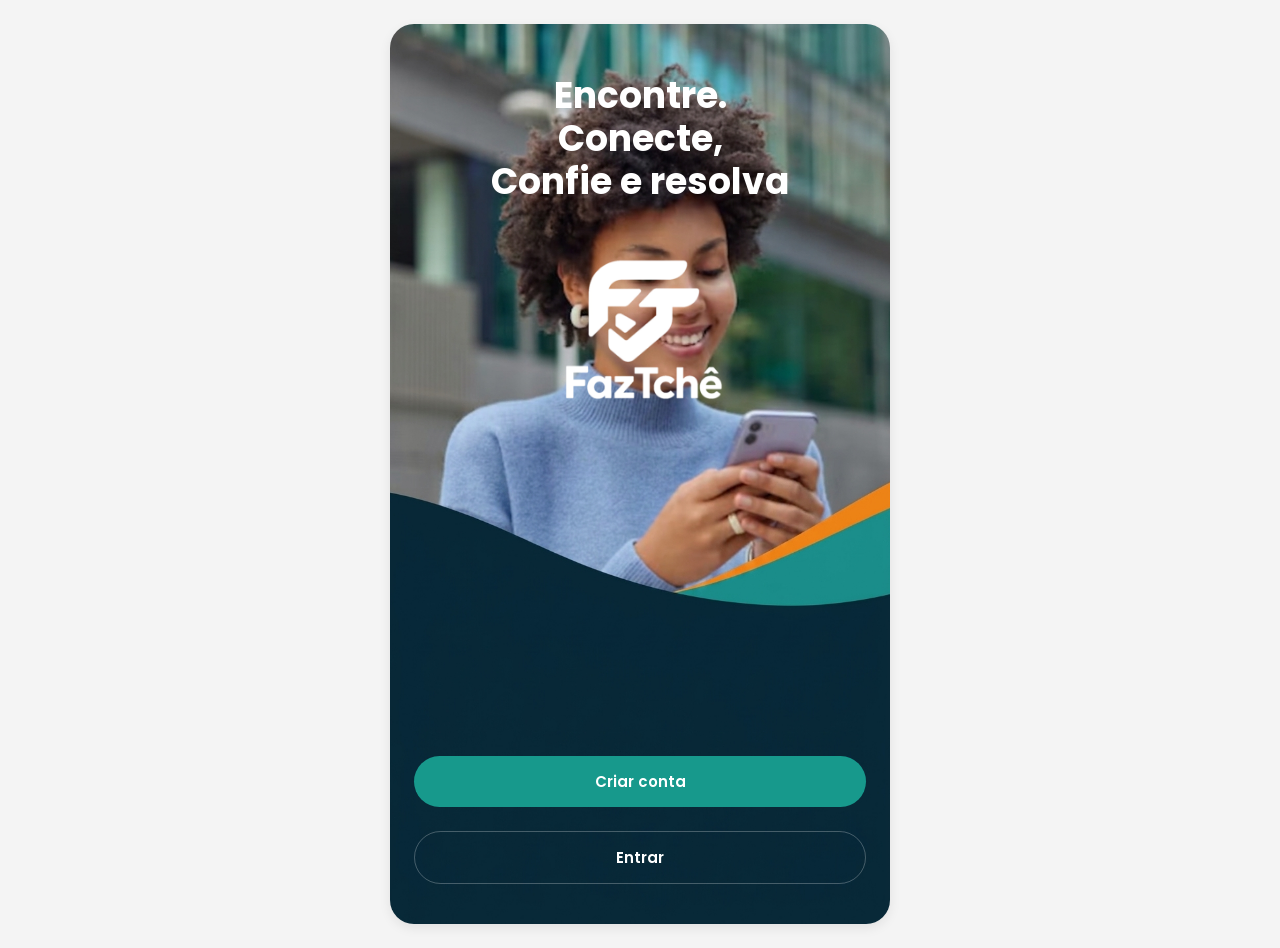
<file: index.html>
<!-- Tela de boas-vindas (index.html/welcome.css) -> signup.html -> login.html -->

<!DOCTYPE html>
<html lang="pt-BR">

<!-- 0 CSS imports base -->
<head>
  <meta charset="UTF-8">
  <meta name="viewport" content="width=device-width, initial-scale=1.0">
  <title>FazTchê — Boas-vindas</title>
  <!-- 1 - Css Base de Reset -->
  <link rel="stylesheet" href="css/base/reset.css">
  <link rel="stylesheet" href="css/base/tokens.css">
  <!-- 2 - Css Medidas de tela (responsividade)-->
  <link rel="stylesheet" href="css/layouts/screen.css">
  <!-- 3 - Css Componentes de Entrada-->
  <link rel="stylesheet" href="./css/components/buttons.css">
  <link rel="stylesheet" href="./css/components/forms.css">
  <link rel="stylesheet" href="./css/components/social-buttons.css">
  <!-- 4 - Css Configuração de Página-->
  <link rel="stylesheet" href="css/pages/welcome.css">
</head>

<body>
  <!-- 1 Main Content -->
  <div class="screen welcome-screen">
    <!-- 1.1 Imagem Principal e componentes -->
    <div class="welcome-header">
      <p>
        Encontre. <br>
        Conecte,<br>
        Confie e resolva
      </p>
      <img src="assets/icons/logo_white.png" alt="logo FazTchê">
    </div>
    <!-- 1.2 Botões de Ação -->
    <div class="welcome-actions">
      <a href="pages/authenticator/signup.html" class="btn btn-primary">
        Criar conta
      </a>
      <a href="pages/authenticator/login.html" class="btn btn-outline btn-light">
        Entrar
      </a>
    </div>

  </div>

  <!-- 2 Chamada de Script -->
  <script src="js/pages/welcome.js"></script>

</body>

</html>
</file>
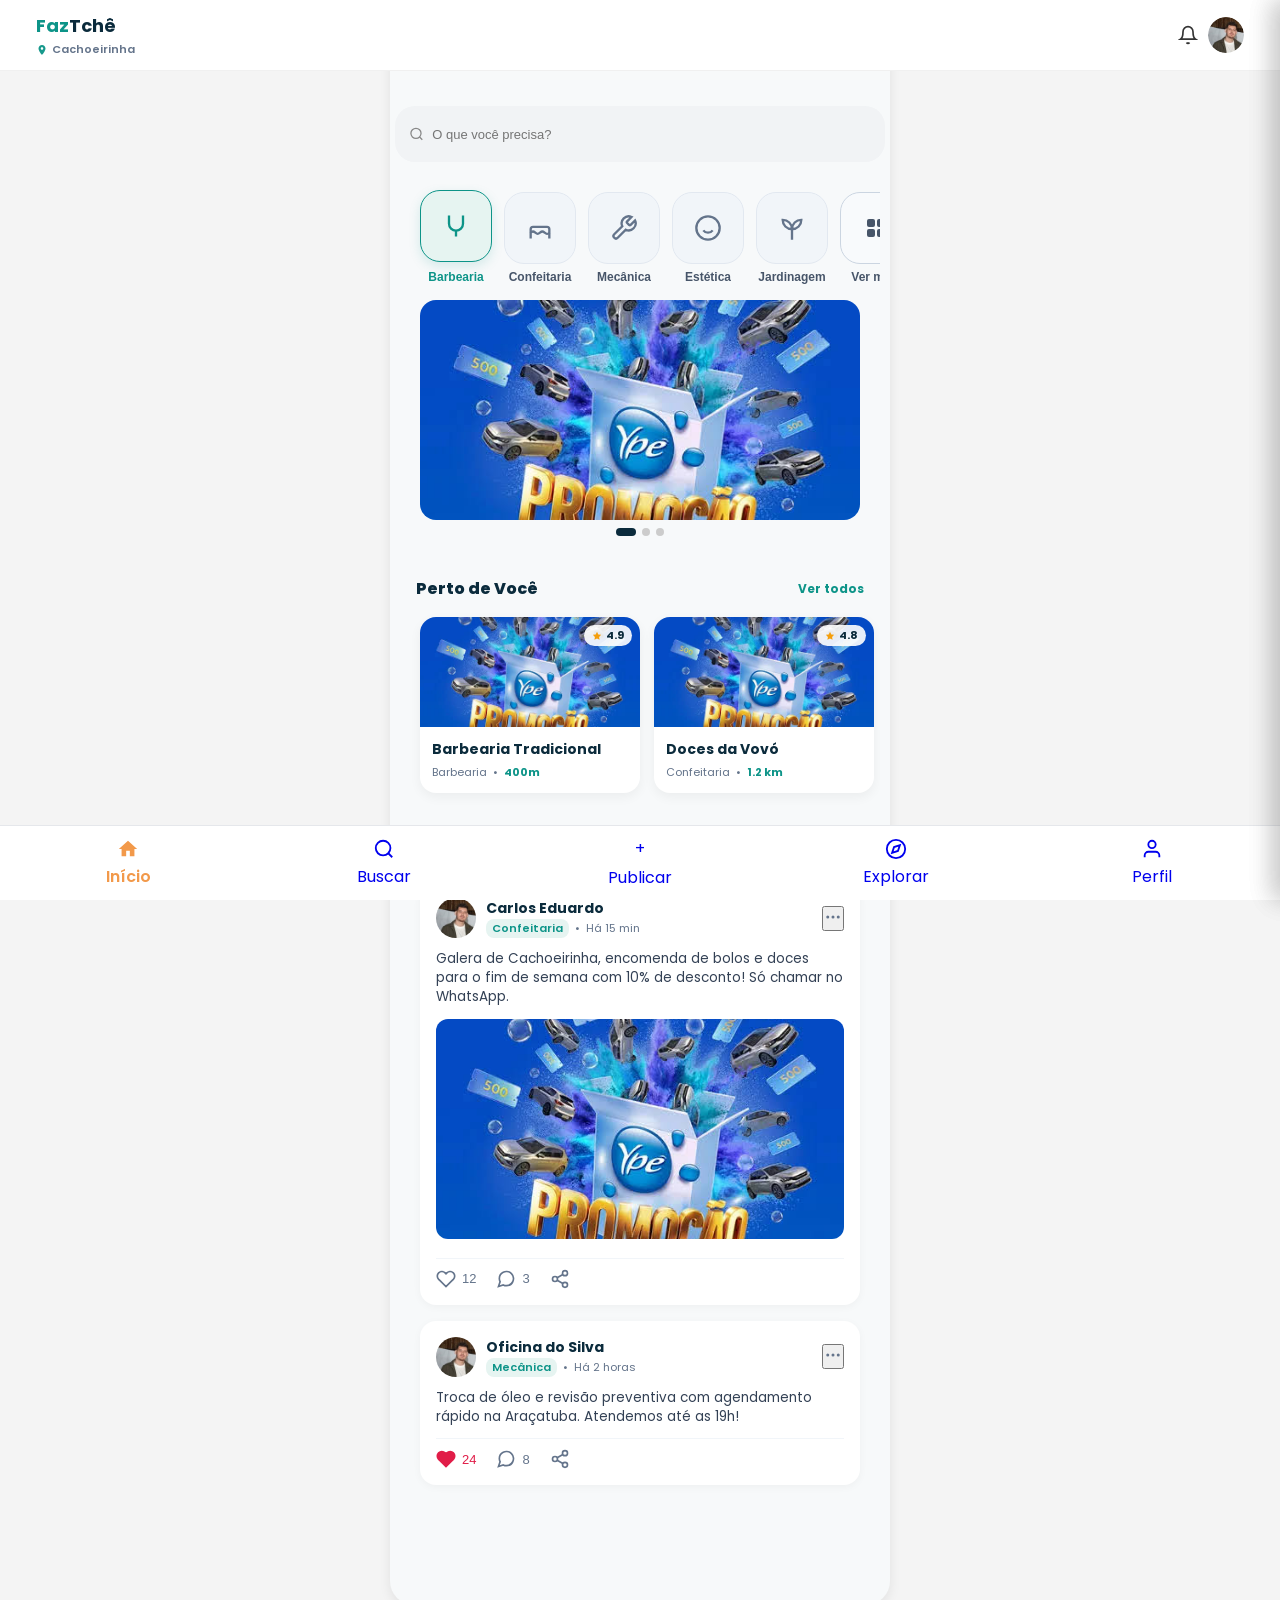
<file: pages/app/home.html>
<!DOCTYPE html>
<html lang="pt-BR">
<head>
  <meta charset="UTF-8">
  <meta name="viewport" content="width=device-width, initial-scale=1.0">
  <title>FazTchê - Início</title>
  <!-- CSS base, layout, componentes e da página -->
  <link rel="stylesheet" href="../../css/base/reset.css">
  <link rel="stylesheet" href="../../css/base/tokens.css">
  <link rel="stylesheet" href="../../css/layouts/screen.css">
  <link rel="stylesheet" href="../../css/components/header-actions.css">
  <link rel="stylesheet" href="../../css/components/bottom-nav.css">
  <link rel="stylesheet" href="../../css/pages/home.css">
</head>
<body>

  <div class="screen home-screen">

  <!-- Header: Ações, Logo e Localização injetados via componente JS -->
  <header class="home-header">
    <div id="header-actions-root" data-context="app"></div>
  </header>

    <main class="home-content">
      <!-- Barra de busca fora do Header, no topo do conteúdo principal -->
      <div class="search-bar">
        <svg width="16" height="16" viewBox="0 0 24 24" fill="none" stroke="#888" stroke-width="2"><circle cx="11" cy="11" r="8"/><line x1="21" y1="21" x2="16.65" y2="16.65"/></svg>
        <input type="text" placeholder="O que você precisa?">
      </div>

    <main class="home-content">
      <!-- Carrossel de categorias (filtro + botão "Ver mais") -->
      <section class="categories-scroll" id="categories-container">
        <button class="category-item active" data-category="barbearia">
          <div class="category-icon-wrapper">
            <svg width="28" height="28" viewBox="0 0 24 24" fill="none" stroke="currentColor" stroke-width="2"><path d="M6 3v7a6 6 0 0 0 6 6 6 6 0 0 0 6-6V3"/><line x1="12" y1="16" x2="12" y2="21"/></svg>
          </div>
          <span class="category-label">Barbearia</span>
        </button>
        <button class="category-item" data-category="confeitaria">
          <div class="category-icon-wrapper">
            <svg width="28" height="28" viewBox="0 0 24 24" fill="none" stroke="currentColor" stroke-width="2"><path d="M20 21v-8a2 2 0 0 0-2-2H6a2 2 0 0 0-2 2v8"/><path d="M4 16s.5-1 2-1 2.5 2 4 2 2.5-2 4-2 2.5 2 4 2 2-1 2-1"/></svg>
          </div>
          <span class="category-label">Confeitaria</span>
        </button>
        <button class="category-item" data-category="mecanica">
          <div class="category-icon-wrapper">
            <svg width="28" height="28" viewBox="0 0 24 24" fill="none" stroke="currentColor" stroke-width="2"><path d="M14.7 6.3a1 1 0 0 0 0 1.4l1.6 1.6a1 1 0 0 0 1.4 0l3.77-3.77a6 6 0 0 1-7.94 7.94l-6.91 6.91a2.12 2.12 0 0 1-3-3l6.91-6.91a6 6 0 0 1 7.94-7.94l-3.76 3.76z"/></svg>
          </div>
          <span class="category-label">Mecânica</span>
        </button>
        <button class="category-item" data-category="estetica">
          <div class="category-icon-wrapper">
            <svg width="28" height="28" viewBox="0 0 24 24" fill="none" stroke="currentColor" stroke-width="2"><circle cx="12" cy="12" r="10"/><path d="M8 14s1.5 2 4 2 4-2 4-2"/><line x1="9" y1="9" x2="9.01" y2="9"/><line x1="15" y1="9" x2="15.01" y2="9"/></svg>
          </div>
          <span class="category-label">Estética</span>
        </button>
        <button class="category-item" data-category="jardinagem">
          <div class="category-icon-wrapper">
            <svg width="28" height="28" viewBox="0 0 24 24" fill="none" stroke="currentColor" stroke-width="2"><path d="M12 22v-9"/><path d="M12 13C7.5 13 4 9.5 4 5c4.5 0 8 3.5 8 8z"/><path d="M12 13c4.5 0 8-3.5 8-8-4.5 0-8 3.5-8 8z"/></svg>
          </div>
          <span class="category-label">Jardinagem</span>
        </button>
        <!-- Card especial: abre o menu lateral com todas as categorias -->
        <button class="category-item category-more-btn" id="open-categories-menu">
          <div class="category-icon-wrapper more-wrapper">
            <svg width="24" height="24" viewBox="0 0 24 24" fill="currentColor">
              <rect x="3" y="3" width="8" height="8" rx="2" />
              <rect x="13" y="3" width="8" height="8" rx="2" />
              <rect x="3" y="13" width="8" height="8" rx="2" />
              <rect x="13" y="13" width="8" height="8" rx="2" />
            </svg>
          </div>
          <span class="category-label">Ver mais</span>
        </button>
      </section>

      <!-- Carrossel de promoções/banners (slides via JS, scroll com snap) -->
      <section class="banner-carousel">
        <div class="banner-track" id="banner-track">
          <!-- Slides injetados dinamicamente via JS -->
        </div>
        <div class="carousel-dots" id="banner-dots">
          <!-- Bolinhas injetadas dinamicamente via JS -->
        </div>
      </section>

      <!-- Seção "Perto de Você" (carrossel horizontal) -->
      <section class="section-nearby">
        <div class="section-header">
          <h2>Perto de Você</h2>
          <a href="#" class="see-all">Ver todos</a>
        </div>

        <div class="nearby-carousel" id="nearby-container">
          <!-- Injetado dinamicamente via JS -->
        </div>
      </section>

      <!-- Feed de publicações da comunidade -->
      <section class="feed-timeline">
        <h2>Publicações da Comunidade</h2>
        <div class="posts-list" id="posts-container">
          <!-- Injetado dinamicamente via JS -->
        </div>
      </section>

    </main>

    <div id="bottom-nav-root" data-active="home" data-context="app"></div>

    <div id="profile-drawer-root"></div>

    <!-- Drawer lateral de categorias, aberto pelo card "Ver mais" -->
    <div class="categories-drawer-overlay" id="categories-overlay"></div>

    <aside class="categories-drawer" id="categories-drawer">

      <div class="drawer-header-bar">
        <h2>Categorias</h2>
        <button class="close-drawer-btn" id="close-categories-drawer" aria-label="Fechar categorias">
          <svg width="20" height="20" viewBox="0 0 24 24" fill="none" stroke="#0b2b3c" stroke-width="2.5"><line x1="18" y1="6" x2="6" y2="18"/><line x1="6" y1="6" x2="18" y2="18"/></svg>
        </button>
      </div>

      <div class="categories-drawer-scroll">

        <!-- Grade de categorias -->
        <section class="categories-grid-section">
          <h3 class="drawer-section-title">Todas as categorias</h3>

          <div class="categories-grid" id="categories-grid">
            <button class="grid-category-item" data-category="barbearia">
              <div class="grid-category-icon">
                <svg width="22" height="22" viewBox="0 0 24 24" fill="none" stroke="currentColor" stroke-width="2"><path d="M6 3v7a6 6 0 0 0 6 6 6 6 0 0 0 6-6V3"/><line x1="12" y1="16" x2="12" y2="21"/></svg>
              </div>
              <span>Barbearia</span>
            </button>

            <button class="grid-category-item" data-category="confeitaria">
              <div class="grid-category-icon">
                <svg width="22" height="22" viewBox="0 0 24 24" fill="none" stroke="currentColor" stroke-width="2"><path d="M20 21v-8a2 2 0 0 0-2-2H6a2 2 0 0 0-2 2v8"/><path d="M4 16s.5-1 2-1 2.5 2 4 2 2.5-2 4-2 2.5 2 4 2-1 2-1"/></svg>
              </div>
              <span>Confeitaria</span>
            </button>

            <button class="grid-category-item" data-category="mecanica">
              <div class="grid-category-icon">
                <svg width="22" height="22" viewBox="0 0 24 24" fill="none" stroke="currentColor" stroke-width="2"><path d="M14.7 6.3a1 1 0 0 0 0 1.4l1.6 1.6a1 1 0 0 0 1.4 0l3.77-3.77a6 6 0 0 1-7.94 7.94l-6.91 6.91a2.12 2.12 0 0 1-3-3l6.91-6.91a6 6 0 0 1 7.94-7.94l-3.76 3.76z"/></svg>
              </div>
              <span>Mecânica</span>
            </button>

            <button class="grid-category-item" data-category="estetica">
              <div class="grid-category-icon">
                <svg width="22" height="22" viewBox="0 0 24 24" fill="none" stroke="currentColor" stroke-width="2"><circle cx="12" cy="12" r="10"/><path d="M8 14s1.5 2 4 2 4-2 4-2"/><line x1="9" y1="9" x2="9.01" y2="9"/><line x1="15" y1="9" x2="15.01" y2="9"/></svg>
              </div>
              <span>Estética</span>
            </button>

            <button class="grid-category-item" data-category="jardinagem">
              <div class="grid-category-icon">
                <svg width="22" height="22" viewBox="0 0 24 24" fill="none" stroke="currentColor" stroke-width="2"><path d="M12 22v-9"/><path d="M12 13C7.5 13 4 9.5 4 5c4.5 0 8 3.5 8 8z"/><path d="M12 13c4.5 0 8-3.5 8-8-4.5 0-8 3.5-8 8z"/></svg>
              </div>
              <span>Jardinagem</span>
            </button>

            <button class="grid-category-item" data-category="eletricista">
              <div class="grid-category-icon">
                <svg width="22" height="22" viewBox="0 0 24 24" fill="none" stroke="currentColor" stroke-width="2"><polygon points="13 2 3 14 12 14 11 22 21 10 12 10 13 2"/></svg>
              </div>
              <span>Eletricista</span>
            </button>

            <button class="grid-category-item" data-category="encanador">
              <div class="grid-category-icon">
                <svg width="22" height="22" viewBox="0 0 24 24" fill="none" stroke="currentColor" stroke-width="2"><path d="M4 6h9a3 3 0 0 1 3 3v0a3 3 0 0 1-3 3H9a3 3 0 0 0-3 3v0a3 3 0 0 0 3 3h11"/></svg>
              </div>
              <span>Encanador</span>
            </button>

            <button class="grid-category-item" data-category="pintura">
              <div class="grid-category-icon">
                <svg width="22" height="22" viewBox="0 0 24 24" fill="none" stroke="currentColor" stroke-width="2"><path d="M18.37 2.63 14 7l-1.59-1.59a2 2 0 0 0-2.82 0L8 7l9 9 1.59-1.59a2 2 0 0 0 0-2.82L17 10l4.37-4.37a2.12 2.12 0 1 0-3-3z"/><path d="M9 8c-2 3-4 3.5-7 4l8 10c2-1 6-5 6-7"/></svg>
              </div>
              <span>Pintura</span>
            </button>

            <button class="grid-category-item" data-category="limpeza">
              <div class="grid-category-icon">
                <svg width="22" height="22" viewBox="0 0 24 24" fill="none" stroke="currentColor" stroke-width="2"><path d="M20 5h-9L9 3H4a2 2 0 0 0-2 2v3a2 2 0 0 0 2 2h16a2 2 0 0 0 2-2V7a2 2 0 0 0-2-2z"/><path d="M4 10v9a2 2 0 0 0 2 2h12a2 2 0 0 0 2-2v-9"/></svg>
              </div>
              <span>Limpeza</span>
            </button>

            <button class="grid-category-item" data-category="petshop">
              <div class="grid-category-icon">
                <svg width="22" height="22" viewBox="0 0 24 24" fill="none" stroke="currentColor" stroke-width="2"><circle cx="12" cy="15" r="4"/><circle cx="5" cy="7" r="2"/><circle cx="19" cy="7" r="2"/><circle cx="9" cy="4" r="2"/><circle cx="15" cy="4" r="2"/></svg>
              </div>
              <span>Pet Shop</span>
            </button>

            <button class="grid-category-item" data-category="informatica">
              <div class="grid-category-icon">
                <svg width="22" height="22" viewBox="0 0 24 24" fill="none" stroke="currentColor" stroke-width="2"><rect x="2" y="4" width="20" height="14" rx="2"/><line x1="8" y1="21" x2="16" y2="21"/><line x1="12" y1="17" x2="12" y2="21"/></svg>
              </div>
              <span>Informática</span>
            </button>

            <button class="grid-category-item" data-category="aulas">
              <div class="grid-category-icon">
                <svg width="22" height="22" viewBox="0 0 24 24" fill="none" stroke="currentColor" stroke-width="2"><path d="M22 10 12 5 2 10l10 5 10-5z"/><path d="M6 12v5c0 1.66 3 3 6 3s6-1.34 6-3v-5"/></svg>
              </div>
              <span>Aulas particulares</span>
            </button>
          </div>
        </section>
      </div>
    </aside>

  </div>

  <!-- Componentes compartilhados -->
  <script src="../../js/components/header-actions.js"></script>
  <script src="../../js/components/profile-drawer.js"></script>
  <script src="../../js/components/bottom-nav.js"></script>
  <!-- Lógica específica desta página -->
  <script src="../../js/pages/home.js"></script>
</body>
</html>
</file>
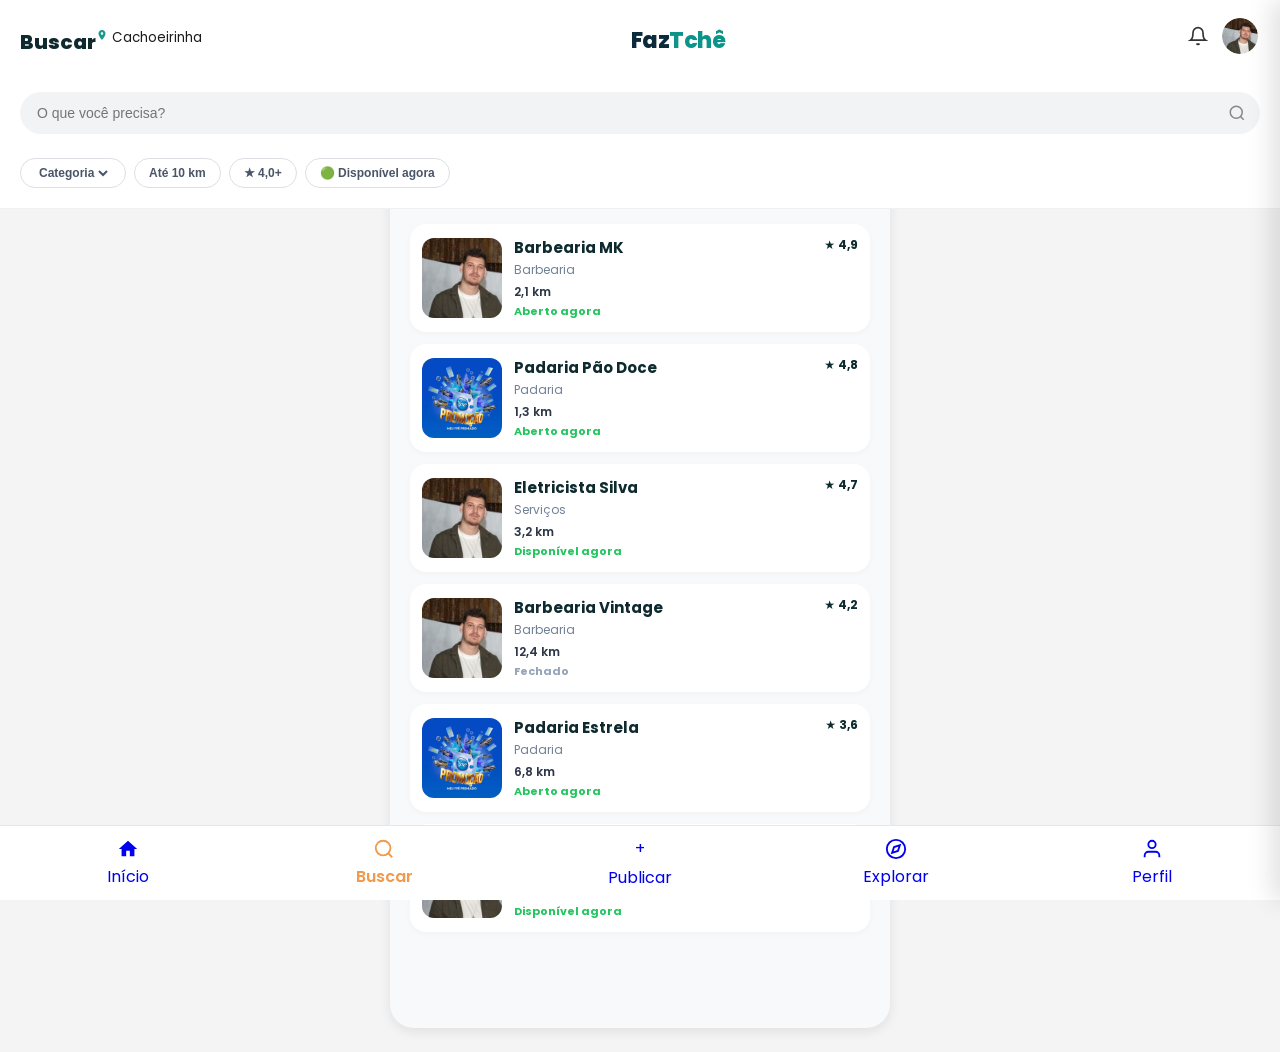
<file: pages/app/search.html>
<!DOCTYPE html>
<html lang="pt-BR">
<head>
  <meta charset="UTF-8">
  <meta name="viewport" content="width=device-width, initial-scale=1.0">
  <title>FazTchê - Buscar</title>

  <link rel="stylesheet" href="../../css/base/reset.css">
  <link rel="stylesheet" href="../../css/base/tokens.css">
  <link rel="stylesheet" href="../../css/layouts/screen.css">
  <link rel="stylesheet" href="../../css/components/bottom-nav.css">
  <link rel="stylesheet" href="../../css/pages/search.css">
</head>
<body>

  <div class="screen search-screen">

    <!-- Header: título + barra de busca + filtros -->
    <header class="search-header">

      <div class="header-top">
        <div class="search-title">
          <h1>Buscar</h1>
        </div>

        <div id="header-actions-root" data-context="app"></div>
      </div>

      <div class="search-input-wrapper">
        <input type="text" id="search-input" placeholder="O que você precisa?" autocomplete="off">
        <svg class="search-icon" width="18" height="18" viewBox="0 0 24 24" fill="none" stroke="#888" stroke-width="2">
          <circle cx="11" cy="11" r="8"/><line x1="21" y1="21" x2="16.65" y2="16.65"/>
        </svg>
      </div>

      <!-- CHIPS DE FILTRO -->
      <div class="filters-scroll">
        <div class="filter-chip select-chip">
          <select id="filter-category">
            <option value="">Categoria</option>
            <option value="Barbearia">Barbearia</option>
            <option value="Padaria">Padaria</option>
            <option value="Serviços">Serviços</option>
          </select>
        </div>

        <button class="filter-chip" id="filter-distance" data-active="false">
          Até 10 km
        </button>

        <button class="filter-chip" id="filter-rating" data-active="false">
          ★ 4,0+
        </button>

        <button class="filter-chip" id="filter-status" data-active="false">
          🟢 Disponível agora
        </button>
      </div>
    </header>

    <!-- Lista de resultados -->
    <main class="results-container" id="results-list">
      <!-- Cards injetados via JavaScript -->
    </main>

    <div id="bottom-nav-root" data-active="search" data-context="app"></div>

    <div id="profile-drawer-root"></div>

  </div>

  <!-- Componentes compartilhados (header, bottom-nav, drawer de perfil) -->
  <script src="../../js/components/header-actions.js"></script>
  <script src="../../js/components/profile-drawer.js"></script>
  <script src="../../js/components/bottom-nav.js"></script>
  <!-- Lógica específica desta página -->
  <script src="../../js/pages/search.js"></script>
</body>
</html>
</file>
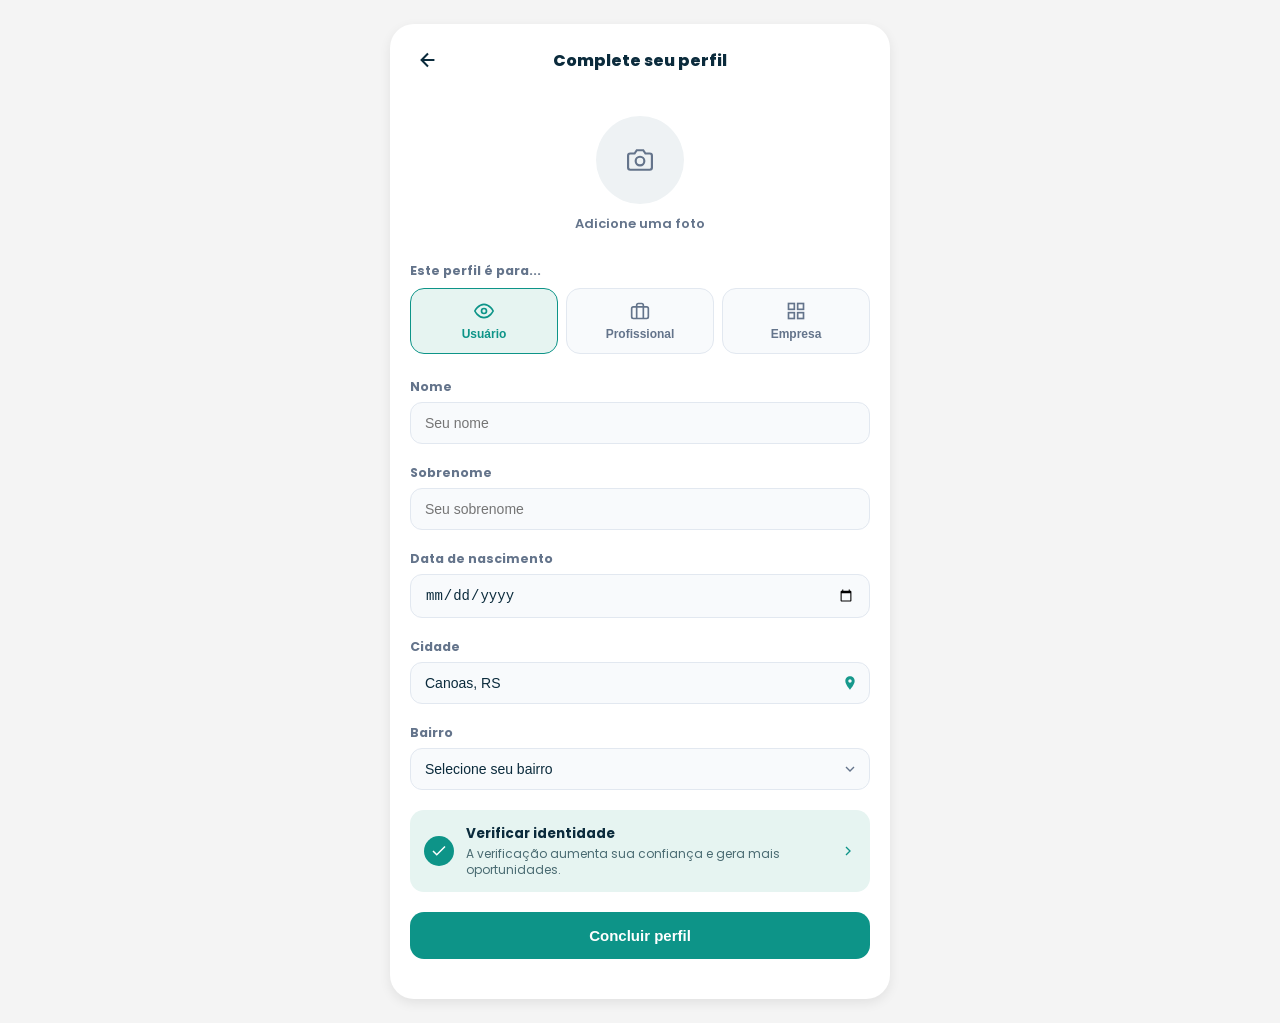
<file: pages/authenticator/create_profile.html>
<!DOCTYPE html>
<html lang="pt-BR">
<head>
  <meta charset="UTF-8">
  <meta name="viewport" content="width=device-width, initial-scale=1.0">
  <title>FazTchê - Complete seu perfil</title>

  <link rel="stylesheet" href="../../css/base/reset.css">
  <link rel="stylesheet" href="../../css/base/tokens.css">
  <link rel="stylesheet" href="../../css/layouts/screen.css">
  <link rel="stylesheet" href="../../css/pages/create_profile.css">
</head>
<body>

  <div class="screen onboarding-screen">

    <!-- Header: voltar + título da etapa -->
    <header class="onboarding-header">
      <button class="back-btn" id="back-btn" aria-label="Voltar">
        <svg width="22" height="22" viewBox="0 0 24 24" fill="none" stroke="#0b2b3c" stroke-width="2.2"><line x1="19" y1="12" x2="5" y2="12"/><polyline points="12 19 5 12 12 5"/></svg>
      </button>
      <h1>Complete seu perfil</h1>
      <span class="header-spacer" aria-hidden="true"></span>
    </header>

    <main class="onboarding-content">

      <!-- Upload de foto de perfil -->
      <section class="photo-upload-section">
        <button class="photo-upload-circle" id="photo-upload-btn" type="button" aria-label="Adicionar foto de perfil">
          <img id="photo-preview" class="photo-preview" alt="" hidden>
          <svg id="photo-placeholder-icon" width="26" height="26" viewBox="0 0 24 24" fill="none" stroke="#64748b" stroke-width="2">
            <path d="M23 19a2 2 0 0 1-2 2H3a2 2 0 0 1-2-2V8a2 2 0 0 1 2-2h4l2-3h6l2 3h4a2 2 0 0 1 2 2z"/>
            <circle cx="12" cy="13" r="4"/>
          </svg>
        </button>
        <input type="file" id="photo-input" accept="image/*" hidden>
        <span class="photo-upload-label">Adicione uma foto</span>
      </section>

      <!-- Seletor de tipo de perfil: define quais campos aparecem abaixo -->
      <section class="profile-type-section">
        <span class="profile-type-label">Este perfil é para...</span>
        <div class="profile-type-selector" id="profile-type-selector" role="radiogroup" aria-label="Tipo de perfil">
          <button type="button" class="type-option active" data-type="watcher" role="radio" aria-checked="true">
            <svg width="20" height="20" viewBox="0 0 24 24" fill="none" stroke="currentColor" stroke-width="2"><path d="M1 12s4-8 11-8 11 8 11 8-4 8-11 8-11-8-11-8z"/><circle cx="12" cy="12" r="3"/></svg>
            <span>Usuário</span>
          </button>
          <button type="button" class="type-option" data-type="professional" role="radio" aria-checked="false">
            <svg width="20" height="20" viewBox="0 0 24 24" fill="none" stroke="currentColor" stroke-width="2"><rect x="2" y="7" width="20" height="14" rx="2"/><path d="M16 21V5a2 2 0 0 0-2-2h-4a2 2 0 0 0-2 2v16"/></svg>
            <span>Profissional</span>
          </button>
          <button type="button" class="type-option" data-type="enterprise" role="radio" aria-checked="false">
            <svg width="20" height="20" viewBox="0 0 24 24" fill="none" stroke="currentColor" stroke-width="2"><rect x="3" y="3" width="7" height="7"/><rect x="14" y="3" width="7" height="7"/><rect x="14" y="14" width="7" height="7"/><rect x="3" y="14" width="7" height="7"/></svg>
            <span>Empresa</span>
          </button>
        </div>
        <input type="hidden" id="profile-type-input" value="watcher">
      </section>

      <!-- Formulário: campos com [data-for] só aparecem para os tipos
           listados ali (ver applyProfileType() no JS) -->
      <form class="profile-form" id="profile-form">

        <div class="form-field" data-for="watcher professional enterprise">
          <label for="field-name" id="field-name-label">Nome</label>
          <input type="text" id="field-name" placeholder="Seu nome" required>
        </div>


        
        <div class="form-field" data-for="professional enterprise">
          <label for="field-name" id="field-name-label">CNPJ</label>
          <input type="text" id="field-name" placeholder="CNPJ:00.000.000/0000-00" required>
        </div>

        <!-- Sobrenome (watcher e professional — pessoa física) -->
        <div class="form-field" data-for="watcher professional">
          <label for="field-lastname">Sobrenome</label>
          <input type="text" id="field-lastname" placeholder="Seu sobrenome">
        </div>

        <div class="form-field" data-for="watcher">
          <label for="field-birthdate">Data de nascimento</label>
          <input type="date" id="field-birthdate">
        </div>

        <div class="form-field" data-for="professional enterprise">
          <label for="field-phone">Número de telefone</label>
          <input type="tel" id="field-phone" placeholder="(51) 90000-0000">
        </div>

        <div class="form-field" data-for="professional enterprise">
          <label for="field-creation-date" id="field-creation-date-label">Data de criação</label>
          <input type="date" id="field-creation-date">
        </div>

        <div class="form-field" data-for="watcher professional enterprise">
          <label for="field-city">Cidade</label>
          <div class="input-with-icon">
            <input type="text" id="field-city" value="Canoas, RS" placeholder="Sua cidade">
            <svg width="16" height="16" viewBox="0 0 24 24" fill="var(--color-primary, #0d9488)"><path d="M12 2C8.13 2 5 5.13 5 9c0 5.25 7 13 7 13s7-7.75 7-13c0-3.87-3.13-7-7-7zm0 9.5c-1.38 0-2.5-1.12-2.5-2.5s1.12-2.5 2.5-2.5 2.5 1.12 2.5 2.5-1.12 2.5-2.5 2.5z"/></svg>
          </div>
        </div>

        <div class="form-field" data-for="watcher professional enterprise">
          <label for="field-neighborhood">Bairro</label>
          <div class="select-with-icon">
            <select id="field-neighborhood">
              <option value="" selected disabled>Selecione seu bairro</option>
              <option value="Centro">Centro</option>
              <option value="Igara">Igara</option>
              <option value="Fátima">Fátima</option>
              <option value="Marechal Rondon">Marechal Rondon</option>
              <option value="Niterói">Niterói</option>
              <option value="Rio Branco">Rio Branco</option>
              <option value="Mathias Velho">Mathias Velho</option>
            </select>
            <svg class="select-chevron" width="16" height="16" viewBox="0 0 24 24" fill="none" stroke="#64748b" stroke-width="2"><polyline points="6 9 12 15 18 9"/></svg>
          </div>
        </div>

        <!-- Categoria (só professional e enterprise) -->
        <div class="form-field" data-for="professional enterprise">
          <label for="field-category">Categoria</label>
          <div class="select-with-icon">
            <select id="field-category">
              <option value="" selected disabled>Selecione sua categoria</option>
              <option value="Barbearia">Barbearia</option>
              <option value="Confeitaria">Confeitaria</option>
              <option value="Mecânica">Mecânica</option>
              <option value="Estética">Estética</option>
              <option value="Jardinagem">Jardinagem</option>
              <option value="Eletricista">Eletricista</option>
              <option value="Encanador">Encanador</option>
              <option value="Pintura">Pintura</option>
              <option value="Limpeza">Limpeza</option>
              <option value="Pet Shop">Pet Shop</option>
              <option value="Informática">Informática</option>
              <option value="Aulas particulares">Aulas particulares</option>
            </select>
            <svg class="select-chevron" width="16" height="16" viewBox="0 0 24 24" fill="none" stroke="#64748b" stroke-width="2"><polyline points="6 9 12 15 18 9"/></svg>
          </div>
        </div>

        <a href="../profile/identidade.html" class="identity-card" data-for="watcher professional enterprise">
          <span class="identity-icon">
            <svg width="18" height="18" viewBox="0 0 24 24" fill="none" stroke="#ffffff" stroke-width="2"><path d="M20 6L9 17l-5-5"/></svg>
          </span>
          <div class="identity-text">
            <strong>Verificar identidade</strong>
            <span>A verificação aumenta sua confiança e gera mais oportunidades.</span>
          </div>
          <svg class="chevron" width="16" height="16" viewBox="0 0 24 24" fill="none" stroke="#0d9488" stroke-width="2"><path d="M9 18l6-6-6-6"/></svg>
        </a>

        <button type="submit" class="conclude-btn">Concluir perfil</button>
      </form>
    </main>
  </div>

  <script src="../../js/pages/create_profile.js"></script>
  
</body>
</html>
</file>
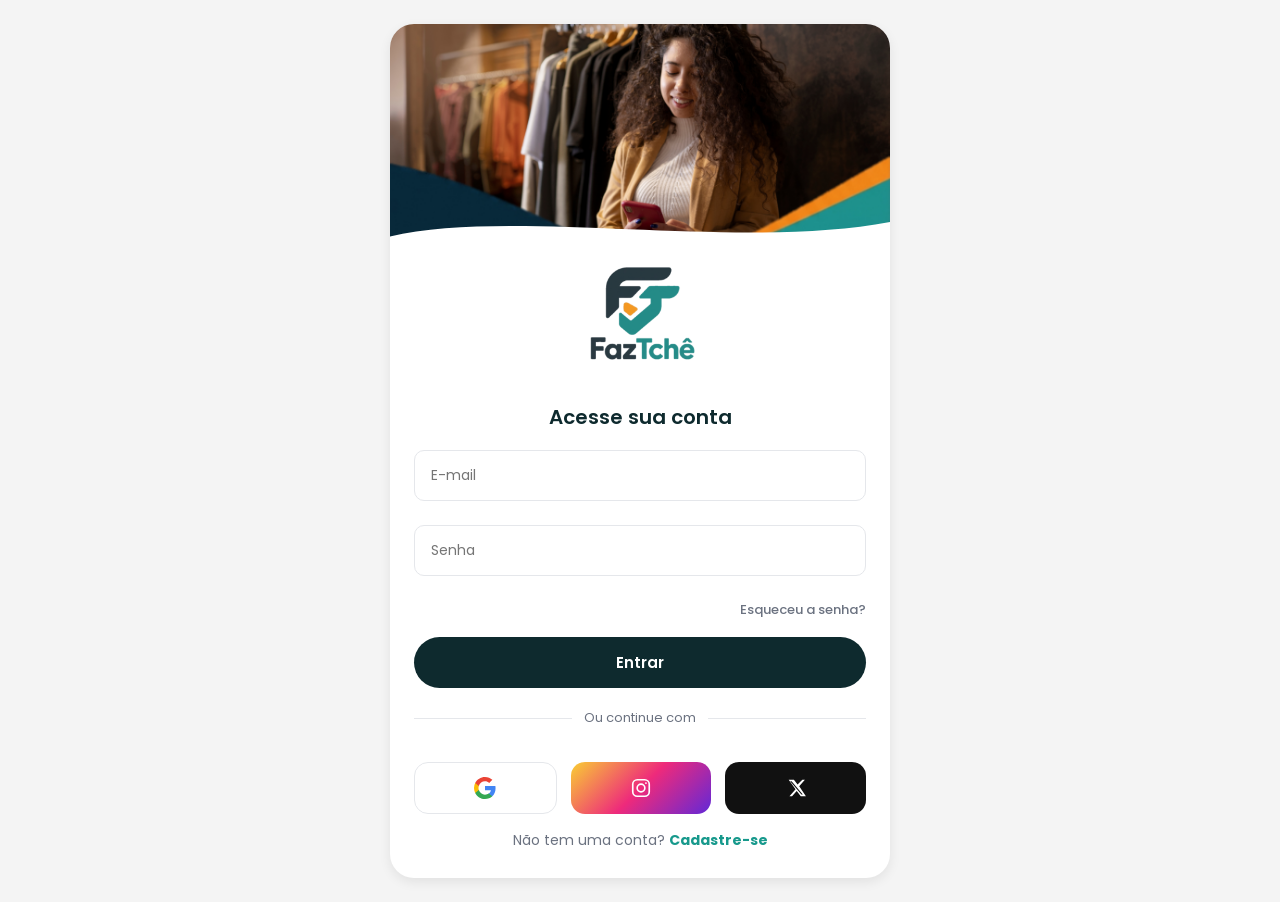
<file: pages/authenticator/login.html>
<!-- Tela de Entrar na Conta (pages/authenticator/conta.html) -->
<!DOCTYPE html>
<html lang="pt-BR">

<head>
  <meta charset="UTF-8">
  <meta name="viewport" content="width=device-width, initial-scale=1.0">
  <title>FazTchê - Entrar</title>
  
  <!-- 1 - CSS Base / Reset -->
  <link rel="stylesheet" href="../../css/base/reset.css">
  <link rel="stylesheet" href="../../css/base/tokens.css">
  
  <!-- 2 - CSS Layout & Responsividade -->
  <link rel="stylesheet" href="../../css/layouts/screen.css">
  
  <!-- 3 - CSS Componentes -->
  <link rel="stylesheet" href="../../css/components/buttons.css">
  <link rel="stylesheet" href="../../css/components/forms.css">
  <link rel="stylesheet" href="../../css/components/social-buttons.css">
  <link rel="stylesheet" href="../../css/components/divider.css">
  
  <!-- 4 - CSS da Página (Estrutura Unificada de Autenticação) -->
  <link rel="stylesheet" href="../../css/pages/authenticator.css">
</head>

<body>
  <div class="screen">
    <!-- Hero / Imagem de fundo do topo (bg-login) -->
    <div class="auth-hero bg-login">
      <svg class="curve" viewBox="0 0 500 56" preserveAspectRatio="none">
        <path d="M0,56 L0,28 C120,-8 350,46 500,10 L500,56 Z" fill="#ffffff"></path>
      </svg>
    </div>

    <!-- Conteúdo Principal -->
    <div class="auth-content">
      <div class="auth-logo">
        <img src="../../assets/icons/logo.png" alt="Logo FazTchê">
      </div>
      
      <p class="auth-subtitle">Acesse sua conta</p>
      
      <form class="auth-form">
        <input class="field" type="email" name="email" placeholder="E-mail" required>
        <input class="field" type="password" name="senha" placeholder="Senha" required>
        
        <div id="login-error" class="login-error"></div>

        <div class="forgot-password">
          <a href="#">Esqueceu a senha?</a>
        </div>

        <button type="submit" class="btn btn-dark">Entrar</button>
      </form>

      <div class="divider">
        <span>Ou continue com</span>
      </div>

      <!-- Botões Sociais -->
      <div class="social-login">
        <button type="button" class="social-btn google" aria-label="Entrar com Google">
          <svg viewBox="0 0 24 24">
            <path fill="#4285F4" d="M23.52 12.27c0-.85-.08-1.66-.22-2.45H12v4.64h6.47c-.28 1.5-1.13 2.77-2.4 3.62v3h3.88c2.27-2.09 3.57-5.17 3.57-8.81z"/>
            <path fill="#34A853" d="M12 24c3.24 0 5.96-1.07 7.95-2.92l-3.88-3c-1.08.72-2.45 1.15-4.07 1.15-3.13 0-5.78-2.11-6.73-4.95H1.27v3.1C3.25 21.3 7.31 24 12 24z"/>
            <path fill="#FBBC05" d="M5.27 14.28A7.2 7.2 0 0 1 4.9 12c0-.79.14-1.56.37-2.28v-3.1H1.27A11.98 11.98 0 0 0 0 12c0 1.94.46 3.77 1.27 5.38l4-3.1z"/>
            <path fill="#EA4335" d="M12 4.77c1.77 0 3.35.61 4.6 1.8l3.44-3.44C17.95 1.19 15.24 0 12 0 7.31 0 3.25 2.7 1.27 6.62l4 3.1C6.22 6.88 8.87 4.77 12 4.77z"/>
          </svg>
        </button>

        <button type="button" class="social-btn instagram" aria-label="Entrar com Instagram">
          <svg viewBox="0 0 24 24" fill="none" stroke="#fff" stroke-width="1.8">
            <rect x="3" y="3" width="18" height="18" rx="5"/>
            <circle cx="12" cy="12" r="4.2"/>
            <circle cx="17.4" cy="6.6" r="1" fill="#fff" stroke="none"/>
          </svg>
        </button>

        <button type="button" class="social-btn x" aria-label="Entrar com X">
          <svg viewBox="0 0 24 24" fill="#fff">
            <path d="M18.9 3H21.7l-6.2 7.1L22.8 21h-5.6l-4.4-5.8L7.7 21H4.9l6.6-7.6L4 3h5.7l4 5.3L18.9 3Zm-1 16.2h1.5L7.2 4.7H5.6l12.3 14.5Z"/>
          </svg>
        </button>
      </div>

      <div class="divider-footer">
        <span>Não tem uma conta? <a href="signup.html">Cadastre-se</a></span>
      </div>
    </div>
  </div>

  <!-- Caminho relativo do JS corrigido -->
  <script src="../../js/pages/account.js"></script>
</body>
</html>
</file>
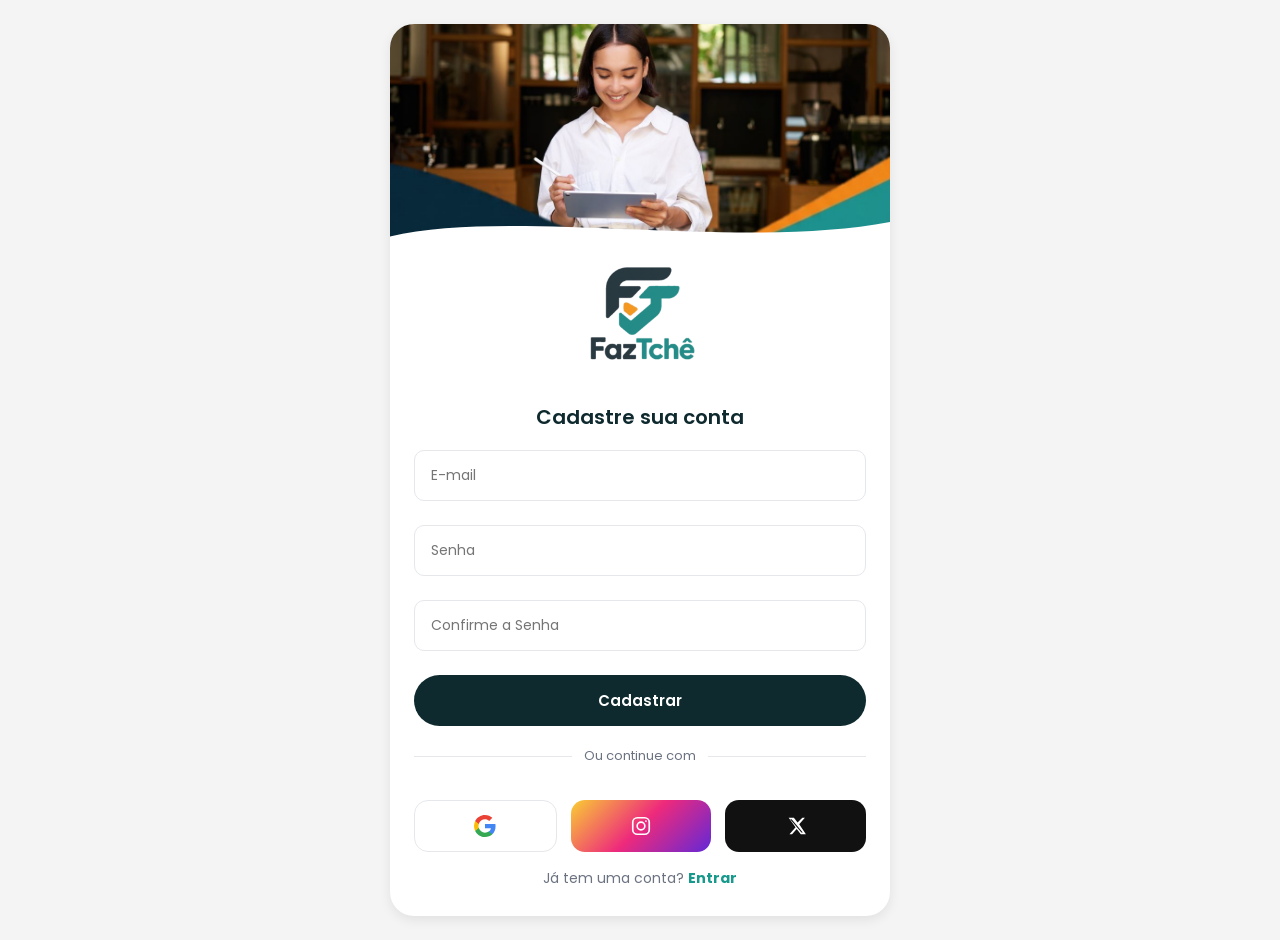
<file: pages/authenticator/signup.html>
<!-- Tela de Criar Conta (pages/authenticator/criar-conta.html) -->
<!DOCTYPE html>
<html lang="pt-BR">

<head>
  <meta charset="UTF-8">
  <meta name="viewport" content="width=device-width, initial-scale=1.0">
  <title>FazTchê - Cadastro</title>
  
  <!-- 1 - CSS Base / Reset -->
  <link rel="stylesheet" href="../../css/base/reset.css">
  <link rel="stylesheet" href="../../css/base/tokens.css">
  
  <!-- 2 - CSS Layout & Responsividade -->
  <link rel="stylesheet" href="../../css/layouts/screen.css">
  
  <!-- 3 - CSS Componentes -->
  <link rel="stylesheet" href="../../css/components/buttons.css">
  <link rel="stylesheet" href="../../css/components/forms.css">
  <link rel="stylesheet" href="../../css/components/social-buttons.css">
  <link rel="stylesheet" href="../../css/components/divider.css">
  
  <!-- 4 - CSS da Página (Estrutura Unificada de Autenticação) -->
  <link rel="stylesheet" href="../../css/pages/authenticator.css">
</head>

<body>
  <div class="screen">
    <!-- Hero / Imagem de fundo do topo (bg-signup) -->
    <div class="auth-hero bg-signup">
      <svg class="curve" viewBox="0 0 500 56" preserveAspectRatio="none">
        <path d="M0,56 L0,28 C120,-8 350,46 500,10 L500,56 Z" fill="#ffffff"></path>
      </svg>
    </div>

    <!-- Conteúdo Principal -->
    <div class="auth-content">
      <div class="auth-logo">
        <img src="../../assets/icons/logo.png" alt="Logo FazTchê">
      </div>
      
      <p class="auth-subtitle">Cadastre sua conta</p>

      <form class="auth-form">
        <input class="field" type="email" name="email" placeholder="E-mail" required>
        <input class="field" type="password" name="senha" placeholder="Senha" required>
        <input class="field" type="password" name="confirmar_senha" placeholder="Confirme a Senha" required>
        
        <a href="../authenticator/create_profile.html" class="btn btn-dark">Cadastrar</a>
      </form>

      <div class="divider">
        <span>Ou continue com</span>
      </div>

      <!-- Botões Sociais -->
      <div class="social-login">
        <button type="button" class="social-btn google" aria-label="Entrar com Google">
          <svg viewBox="0 0 24 24">
            <path fill="#4285F4" d="M23.52 12.27c0-.85-.08-1.66-.22-2.45H12v4.64h6.47c-.28 1.5-1.13 2.77-2.4 3.62v3h3.88c2.27-2.09 3.57-5.17 3.57-8.81z"/>
            <path fill="#34A853" d="M12 24c3.24 0 5.96-1.07 7.95-2.92l-3.88-3c-1.08.72-2.45 1.15-4.07 1.15-3.13 0-5.78-2.11-6.73-4.95H1.27v3.1C3.25 21.3 7.31 24 12 24z"/>
            <path fill="#FBBC05" d="M5.27 14.28A7.2 7.2 0 0 1 4.9 12c0-.79.14-1.56.37-2.28v-3.1H1.27A11.98 11.98 0 0 0 0 12c0 1.94.46 3.77 1.27 5.38l4-3.1z"/>
            <path fill="#EA4335" d="M12 4.77c1.77 0 3.35.61 4.6 1.8l3.44-3.44C17.95 1.19 15.24 0 12 0 7.31 0 3.25 2.7 1.27 6.62l4 3.1C6.22 6.88 8.87 4.77 12 4.77z"/>
          </svg>
        </button>

        <button type="button" class="social-btn instagram" aria-label="Entrar com Instagram">
          <svg viewBox="0 0 24 24" fill="none" stroke="#fff" stroke-width="1.8">
            <rect x="3" y="3" width="18" height="18" rx="5"/>
            <circle cx="12" cy="12" r="4.2"/>
            <circle cx="17.4" cy="6.6" r="1" fill="#fff" stroke="none"/>
          </svg>
        </button>

        <button type="button" class="social-btn x" aria-label="Entrar com X">
          <svg viewBox="0 0 24 24" fill="#fff">
            <path d="M18.9 3H21.7l-6.2 7.1L22.8 21h-5.6l-4.4-5.8L7.7 21H4.9l6.6-7.6L4 3h5.7l4 5.3L18.9 3Zm-1 16.2h1.5L7.2 4.7H5.6l12.3 14.5Z"/>
          </svg>
        </button>
      </div>

      <div class="divider-footer">
        <span>Já tem uma conta? <a href="login.html">Entrar</a></span>
      </div>
    </div>
  </div>

  <!-- Caminho relativo do JS corrigido -->
  <script src="../../js/pages/signup.js"></script>
</body>
</html>
</file>
<file: css/base/tokens.css>
/* Tokens: fonte, cores, raios e sombras usados em todo o projeto.
   Nenhuma regra de layout ou de tela específica deve entrar aqui. */

/* Poppins via Google Fonts — troque se descobrir a fonte exata da marca */
@import url('https://fonts.googleapis.com/css2?family=Poppins:wght@400;500;600;700&display=swap');

/* Breakpoints (mobile-first): regras sem @media valem para mobile (0–639px);
   @media (min-width: 640px) liga tablet (640–1023px); (min-width: 1024px)
   liga desktop (1024px+). Ao criar uma tela nova, comece só pelo mobile. */

:root {
  --color-bg: #ffffff;
  --color-dark: #0e2a2e;
  --color-dark-2: #123a3d;
  --color-primary: #17998c;
  --color-primary-dark: #0f6e64;
  --color-accent: #f2994a;
  --color-text: #1a1a1a;
  --color-text-muted: #6b7280;
  --color-border: #e5e7eb;

  --radius-pill: 999px;
  --radius-card: 16px;
  --shadow-card: 0 4px 12px rgba(0, 0, 0, 0.08);

  --font-base: 'Poppins', system-ui, sans-serif;
  --max-width: 500px; /* largura da "moldura" de celular a partir do breakpoint tablet */
}
</file>
<file: css/layouts/screen.css>
/* Layout "screen" (moldura de celular) — único lugar do projeto que decide
   como a página se comporta em telas maiores que um celular. Mobile-first:
   a base (sem @media) é o mobile, ocupando a tela real sem limite de largura. */

body {
  font-family: var(--font-base);
  color: var(--color-text);
  background: #f4f4f4;
  display: flex;
  justify-content: center;
}

/* Mobile (base) */
.screen {
  width: 100%;
  min-height: 100dvh; /* ajuste perfeito em navegadores mobile */
  background: var(--color-bg);
  display: flex;
  flex-direction: column;
  position: relative;
  overflow: hidden; /* evita vazamentos de rolagem */
}

/* Tablet e acima: simula a moldura de um app — largura fixa, centralizada,
   com cantos arredondados e sombra. */
@media (min-width: 640px) {
  .screen {
    max-width: var(--max-width);
    margin: 24px auto;
    min-height: calc(100dvh - 48px);
    border-radius: 24px;
    box-shadow: var(--shadow-card);
  }
}
</file>
<file: css/components/buttons.css>
/* .btn é a base; combine sempre com uma variante (.btn-primary, .btn-dark, ...) */
.btn {
  display: inline-flex;
  align-items: center;
  justify-content: center;
  width: 100%;
  padding: 14px 20px;
  border-radius: var(--radius-pill);
  border: none;
  font-family: var(--font-base);
  font-weight: 600;
  font-size: 15px;
  cursor: pointer;
  text-decoration: none;
  transition: all 0.25s cubic-bezier(0.4, 0, 0.2, 1);
}

.btn:hover {
  transform: translateY(-2px);
  filter: brightness(1.08);
}

.btn:active {
  transform: translateY(0);
  filter: brightness(0.95);
}

/* Variantes */
.btn-primary {
  background: var(--color-primary);
  color: #fff;
}
.btn-dark {
  background: var(--color-dark);
  color: #fff;
}
.btn-accent {
  background: var(--color-accent);
  color: #fff;
}

/* Outline */
.btn-outline {
  background: transparent;
  color: var(--color-text);
  border: 1.5px solid var(--color-border);
}

/* Outline para fundos escuros */
.btn-outline.btn-light {
  color: #fff;
  border-color: rgba(255, 255, 255, 0.25);
}
</file>
<file: css/components/forms.css>
.field {
  width: 100%;
  padding: 14px 16px;
  border: 1.5px solid var(--color-border);
  border-radius: 10px;
  font-family: var(--font-base);
  font-size: 14px;
  margin-bottom: 12px;
}
.field:focus {
  outline: none;
  border-color: var(--color-primary);
}

.terms {
  display: flex;
  align-items: flex-start;
  gap: 8px;
  font-size: 12px;
  color: var(--color-text-muted);
  margin-bottom: 20px;
}
.terms input {
  margin-top: 2px;
}
</file>
<file: css/components/social-buttons.css>
.social-login {
  display: flex;
  gap: 14px;
  margin-top: clamp(10px, 2vh, 20px);
}

.social-btn {
  flex: 1;
  height: clamp(42px, 6vh, 52px);
  border-radius: 14px;
  border: 1.5px solid var(--color-border);
  background: #ffffff;
  display: flex;
  align-items: center;
  justify-content: center;
  cursor: pointer;
  transition: all 0.25s cubic-bezier(0.4, 0, 0.2, 1);
}

.social-btn:hover {
  transform: translateY(-2px);
  filter: brightness(1.08);
}

.social-btn:active {
  transform: translateY(0);
  filter: brightness(0.95);
}

.social-btn svg {
  width: 22px;
  height: 22px;
}

.social-btn.instagram {
  background: linear-gradient(135deg, #f9ce34 0%, #ee2a7b 50%, #6228d7 100%);
  border: none;
}

.social-btn.x {
  background: #111111;
  border: none;
}
</file>
<file: css/pages/welcome.css>
.welcome-screen {
  background-image: url("../../assets/images/background_welcome.png");
  background-size: cover;
  background-position: center;
  background-repeat: no-repeat;
  color: #fff;
  display: flex;
  flex-direction: column;
  justify-content: space-between;

  min-height: 100dvh;
}

.welcome-header {
  padding: clamp(20px, 8vh, 40px) 24px 0;
  text-align: center;
}

.welcome-header p {
  margin-top: 10px;
  font-size: clamp(24px, 6vw, 36px);
  color: white;
  font-weight: 700;
  line-height: 1.2;
}

.welcome-header img {
  max-width: 350px;
  width: 50%;
  height: auto;
  margin-top: 15px;
}

.welcome-actions {
  display: flex;
  flex-direction: column;
  gap: 12px; /* Define o espaçamento correto entre os botões */
  padding: 20px 24px clamp(24px, 5vh, 40px);
  margin-bottom: 0;
}
.welcome-actions .btn-primary {
  margin-bottom: 12px;
}
</file>
<file: css/components/header-actions.css>
/* Container principal do header */
.header-top {
  display: flex;
  align-items: center;
  justify-content: space-between;
  width: 100%;
  padding: 12px 16px;
  box-sizing: border-box;
}

/* Agrupamento do logo + localização */
.header-brand-group {
  display: flex;
  align-items: center;
  gap: 12px;
}

/* Agrupamento de ações (notificações + avatar) */
.header-actions {
  display: flex;
  align-items: center;
  gap: 12px;
  margin-left: auto; /* Garante o alinhamento total à direita */
}

/* Estilização básica dos botões de ação */
.header-actions .icon-btn,
.header-actions .profile-avatar-btn {
  background: transparent;
  border: none;
  padding: 0;
  cursor: pointer;
  display: flex;
  align-items: center;
  justify-content: center;
}

.header-actions .profile-avatar-btn img {
  width: 36px;
  height: 36px;
  border-radius: 50%;
  object-fit: cover;
}
</file>
<file: css/components/bottom-nav.css>
/* Barra de navegação inferior, componente compartilhado por todas as telas */
.bottom-nav {
  position: fixed;
  bottom: 0;
  left: 0;
  width: 100%;
  
  display: flex;
  justify-content: space-around;
  align-items: center;

  background: #ffffff;
  border-top: 1px solid var(--color-border);
  padding: 10px 0;

  z-index: 1000;
}
.bottom-nav a {
  flex: 1;
  display: flex;
  flex-direction: column;
  align-items: center;
  justify-content: center;
  gap: 4px;

  text-decoration: none;
}
.bottom-nav a.active {
  color: var(--color-accent);
  font-weight: 600;
}
.bottom-nav .fab {
  background: var(--color-accent);
  color: #ffffff;
  width: 44px;
  height: 44px;
  border-radius: 50%;
  display: flex;
  align-items: center;
  justify-content: center;
  font-size: 5px;
  margin-top: -20px;
}

.bottom-nav button {
  flex: 1;
  display: flex;
  flex-direction: column;
  align-items: center;
  justify-content: center;
  gap: 4px;

  background: none;
  border: none;
}
</file>
<file: css/pages/home.css>
/* Tela principal & estrutura */
.home-screen {
  background-color: #f7f9fa;
  padding-bottom: 80px; /* espaço para o bottom-nav fixo */
}

.home-content {
  margin-top: 16px; /* precisa bater com a altura real do .home-header */
  padding: 6px 5px;
}

/* Header fixo */
.home-header {
  position: fixed;
  top: 0;
  left: 0;
  right: 0;
  z-index: 1000;
  background: #ffffff;
  padding: 0 20px;
  border-bottom: 1px solid #f0f0f0;
}
.header-top {
  display: flex;
  align-items: center;
  justify-content: space-between;
  width: 100%;
}

.header-left-group {
  display: flex;
  flex-direction: column;
  align-items: flex-start;
  gap: 2px;
}

/* Agrupador da marca e localização na esquerda */
.header-brand-group {
  display: flex;
  flex-direction: column;
  align-items: flex-start;
  gap: 2px;
  min-width: 0; /* Previne estouro de layout em telas pequenas */
}

.user-location .greeting {
  display: block;
  font-size: 14px;
  font-weight: 700;
  color: var(--color-dark, #111);
}

/* Estilo da localização */
.location-tag {
  display: flex;
  align-items: center;
  gap: 4px;
  color: #64748b;
  font-size: 11px;
}

.location-tag small {
  font-size: 11px;
  font-weight: 600;
}


/* Remove qualquer centralização absoluta que a logo tenha */
.brand-logo {
  position: static !important;
  transform: none !important;
  text-decoration: none;
  font-weight: 700;
  font-size: 18px;
}

.brand-logo:active {
  opacity: 0.7;
  transform: scale(0.96);
}

.brand-faz {
  color: #0d9488; /* ajuste com a cor do seu projeto */
}

.brand-tche {
  color: #0b2b3c; /* ajuste com a cor do seu projeto */
}

/* Ações do header (mantém na direita) */
.header-actions {
  display: flex;
  align-items: center;
  gap: 10px;
  flex-shrink: 0;
}

.icon-btn {
  display: flex;
  align-items: center;
  justify-content: center;
  padding: 0;
  background: none;
  border: none;
  cursor: pointer;
}

.profile-container {
  position: relative;
}

.profile-avatar-btn {
  padding: 0;
  background: none;
  border: 2px solid transparent;
  border-radius: 50%;
  cursor: pointer;
  overflow: hidden;
  transition: border-color 0.2s ease;
}

.profile-avatar-btn:hover {
  border-color: #0d9488;
}

.profile-avatar-btn img {
  display: block;
  width: 36px;
  height: 36px;
  border-radius: 50%;
  object-fit: cover;
}


.profile-dropdown.show {
  display: flex;
  animation: fadeIn 0.15s ease-out;
}

.dropdown-header {
  padding: 8px 16px;
  display: flex;
  flex-direction: column;
}

.dropdown-header strong {
  font-size: 13px;
  color: #0b2b3c;
}

.dropdown-header span {
  font-size: 11px;
  color: #64748b;
}

.profile-dropdown hr {
  border: none;
  border-top: 1px solid #f1f5f9;
  margin: 6px 0;
}

.dropdown-item {
  padding: 8px 16px;
  font-size: 13px;
  color: #334155;
  text-decoration: none;
  transition: background-color 0.15s ease;
}

.dropdown-item:hover {
  background-color: #f8fafc;
  color: #0d9488;
}

.dropdown-item.logout-item {
  color: #e11d48;
}

/* Barra de busca */
.search-bar {
  display: flex;
  align-items: center;
  gap: 8px;
  margin-top:60px;
  padding: 20px 14px;
  background: #f1f3f5;
  border-radius: 20px;
  margin-bottom: 16px;
}

.search-bar input {
  width: 100%;
  border: none;
  outline: none;
  background: transparent;
  font-size: 13px;
}

/* Categorias */
.categories-scroll {
  display: flex;
  gap: 12px;
  overflow-x: auto;
  padding: 8px 20px 16px; /* era 16px */
  scroll-snap-type: x mandatory;
  scrollbar-width: none; /* esconde a scrollbar (Firefox) */
}

.categories-scroll::-webkit-scrollbar {
  display: none; /* esconde a scrollbar (Chrome/Safari) */
}

.category-item {
  display: flex;
  flex-direction: column;
  align-items: center;
  gap: 6px;
  flex: 0 0 auto;
  padding: 0;
  background: none;
  border: none;
  outline: none;
  cursor: pointer;
}

.category-icon-wrapper {
  display: flex;
  align-items: center;
  justify-content: center;
  width: 72px;
  height: 72px;
  background-color: #f1f5f9;
  border: 1.5px solid #e2e8f0;
  border-radius: 20px;
  color: #64748b;
  transition: transform 0.2s ease, background-color 0.2s ease, border-color 0.2s ease;
}

.category-icon-wrapper img {
  width: 48px;
  height: 48px;
  object-fit: contain;
}

.category-label {
  font-size: 12px;
  font-weight: 600;
  color: #475569;
  transition: color 0.2s ease;
}

/* Estado ativo: categoria atualmente selecionada no filtro */
.category-item.active .category-icon-wrapper {
  background-color: #e6f4f1;
  border-color: #0d9488;
  color: #0d9488;
  box-shadow: 0 4px 12px rgba(13, 148, 136, 0.15);
  transform: translateY(-2px);
}

.category-item.active .category-label {
  color: #0d9488;
  font-weight: 700;
}

.category-item:active .category-icon-wrapper {
  transform: scale(0.95);
}

/* Card especial "Ver mais" (abre o menu lateral de categorias) */
.category-more-btn .more-wrapper {
  background-color: #f8fafc;
  border-color: #cbd5e1;
  color: #475569;
}

.category-more-btn:active .more-wrapper {
  transform: scale(0.95);
}

/* Banner de promoções */
.banner-carousel {
  padding: 0 0 16px;
}
 
/* Trilho com scroll nativo — é o scroll-snap + overflow-x que permite
   arrastar com o dedo no touch, sem precisar de JS de drag/física. */
.banner-track {
  display: flex;
  overflow-x: auto;
  scroll-snap-type: x mandatory;
  -webkit-overflow-scrolling: touch;
  scrollbar-width: none;
}
 
.banner-track::-webkit-scrollbar {
  display: none;
}
 
.banner-slide {
    flex: 0 0 100%;
    padding: 0 20px;
    scroll-snap-align: center;
    scroll-snap-stop: always;
}
 
.banner-slide img {
    width: 100%;
    aspect-ratio: 2 / 1;
    border-radius: 16px;
    object-fit: cover;
    pointer-events: none;
    display: block;
}
 
.carousel-dots {
  display: flex;
  justify-content: center;
  gap: 6px;
  margin-top: 8px;
}
 
.carousel-dots .dot {
  width: 8px;
  height: 8px;
  background: #ccc;
  border-radius: 50%;
  transition: width 0.2s ease, background-color 0.2s ease, border-radius 0.2s ease;
}
 
.carousel-dots .dot.active {
  width: 20px;
  background: #0b2b3c;
  border-radius: 4px;
}

/* Seção "Perto de Você" */
.section-nearby {
  margin: 24px 0;
}

.section-header {
  display: flex;
  align-items: center;
  justify-content: space-between;
  padding: 0 16px 12px;
}

.section-header h2 {
  margin: 0;
  font-size: 16px;
  font-weight: 800;
  color: #0b2b3c;
}

.see-all {
  font-size: 12px;
  font-weight: 700;
  color: #0d9488;
  text-decoration: none;
}

.nearby-carousel {
  display: flex;
  gap: 14px;
  overflow-x: auto;
  padding: 4px 20px 16px; /* era 16px */
  scroll-snap-type: x mandatory;
  -webkit-overflow-scrolling: touch;
  scrollbar-width: none;
}

.nearby-carousel::-webkit-scrollbar {
  display: none;
}

.nearby-card {
  display: flex;
  flex-direction: column;
  flex: 0 0 220px;
  overflow: hidden;
  background: #ffffff;
  border-radius: 16px;
  box-shadow: 0 4px 12px rgba(0, 0, 0, 0.05);
  cursor: pointer;
  scroll-snap-align: center;
  transition: transform 0.2s ease;
}

.nearby-card:active {
  transform: scale(0.98);
}

.nearby-cover {
  position: relative;
  width: 100%;
  height: 110px;
}

.nearby-cover img {
  width: 100%;
  height: 100%;
  object-fit: cover;
}

.badge-rating {
  position: absolute;
  top: 8px;
  right: 8px;
  display: flex;
  align-items: center;
  gap: 4px;
  padding: 2px 8px;
  background: rgba(255, 255, 255, 0.9);
  border-radius: 12px;
  font-size: 11px;
  font-weight: 700;
  color: #0b2b3c;
}

.nearby-info {
  display: flex;
  flex-direction: column;
  gap: 4px;
  padding: 12px;
}

.nearby-title {
  margin: 0;
  overflow: hidden;
  font-size: 14px;
  font-weight: 700;
  color: #0b2b3c;
  white-space: nowrap;
  text-overflow: ellipsis;
}

.nearby-meta {
  display: flex;
  align-items: center;
  gap: 6px;
  font-size: 11px;
  color: #64748b;
}

.nearby-distance {
  color: #0d9488;
  font-weight: 700;
}

/* Feed da comunidade */
.feed-timeline {
  padding: 12px 20px;
}

.feed-timeline h2 {
  margin-bottom: 12px;
  font-size: 16px;
  font-weight: 700;
}

.post-card {
  margin-bottom: 16px;
  padding: 16px;
  background: #ffffff;
  border-radius: 16px;
  box-shadow: 0 2px 8px rgba(0, 0, 0, 0.04);
}

.post-header {
  display: flex;
  align-items: center;
  justify-content: space-between;
  margin-bottom: 12px;
}

.post-author {
  display: flex;
  align-items: center;
  gap: 10px;
}

.author-avatar {
  width: 40px;
  height: 40px;
  border-radius: 50%;
  object-fit: cover;
}

.author-info h3 {
  margin: 0;
  font-size: 14px;
  font-weight: 700;
  color: #0b2b3c;
}

.author-meta {
  display: flex;
  align-items: center;
  gap: 6px;
  font-size: 11px;
  color: #64748b;
}

.category-badge {
  padding: 1px 6px;
  background: #e6f4f1;
  border-radius: 8px;
  color: #0d9488;
  font-weight: 600;
}

.post-text {
  margin-bottom: 12px;
  font-size: 13.5px;
  line-height: 1.4;
  color: #334155;
}

.post-media img {
  width: 100%;
  max-height: 220px;
  margin-bottom: 12px;
  border-radius: 12px;
  object-fit: cover;
}

.post-actions {
  display: flex;
  align-items: center;
  gap: 20px;
  padding-top: 10px;
  border-top: 1px solid #f1f5f9;
}

.action-btn {
  display: flex;
  align-items: center;
  gap: 6px;
  padding: 0;
  background: none;
  border: none;
  color: #64748b;
  font-size: 13px;
  cursor: pointer;
}

.action-btn.liked {
  color: #e11d48;
}

/* Animações */
@keyframes fadeIn {
  from { opacity: 0; transform: translateY(-6px); }
  to { opacity: 1; transform: translateY(0); }
}

/* Drawer lateral de categorias (estilo iFood) — mesmo padrão de abertura
   do drawer de perfil (overlay + painel deslizando da direita), mas com
   conteúdo em grade de 2 colunas. */

/* Fundo escurecido atrás do drawer */
.categories-drawer-overlay {
  position: fixed;
  inset: 0;
  background: rgba(11, 43, 60, 0.45);
  opacity: 0;
  visibility: hidden;
  transition: opacity 0.25s ease;
  z-index: 1100;
}

.categories-drawer-overlay.active {
  opacity: 1;
  visibility: visible;
}

/* Painel lateral que desliza da direita */
.categories-drawer {
  position: fixed;
  top: 0;
  right: 0;
  bottom: 0;
  width: 85%;
  max-width: 360px;
  display: flex;
  flex-direction: column;
  background: #ffffff;
  box-shadow: -8px 0 24px rgba(0, 0, 0, 0.12);
  transform: translateX(100%);
  transition: transform 0.28s ease;
  z-index: 1200;
}

.categories-drawer.active {
  transform: translateX(0);
}

.categories-drawer-scroll {
  flex: 1;
  overflow-y: auto;
  -webkit-overflow-scrolling: touch;
}

.categories-grid-section {
  padding: 16px 20px 24px;
}

.drawer-section-title {
  margin: 0 0 12px;
  font-size: 13px;
  font-weight: 700;
  color: #64748b;
  text-transform: uppercase;
  letter-spacing: 0.4px;
}

/* Grade 2 colunas — cada item com ícone + rótulo lado a lado, como no menu do iFood */
.categories-grid {
  display: grid;
  grid-template-columns: repeat(2, 1fr);
  gap: 12px;
}

.grid-category-item {
  display: flex;
  align-items: center;
  gap: 10px;
  padding: 12px;
  background: #f8fafc;
  border: 1.5px solid #e2e8f0;
  border-radius: 16px;
  text-align: left;
  cursor: pointer;
  transition: border-color 0.2s ease, background-color 0.2s ease, transform 0.15s ease;
}

.grid-category-item:active {
  transform: scale(0.97);
}

.grid-category-item.active {
  background-color: #e6f4f1;
  border-color: #0d9488;
}

.grid-category-icon {
  display: flex;
  align-items: center;
  justify-content: center;
  flex-shrink: 0;
  width: 40px;
  height: 40px;
  border-radius: 12px;
  background: #e6f4f1;
  color: #0d9488;
}

.grid-category-item span {
  font-size: 13px;
  font-weight: 700;
  color: #0b2b3c;
  line-height: 1.2;
}

/* Drawer lateral de perfil e segurança — mesmo padrão de abertura do
   drawer de categorias, mas com cartão de usuário + lista de configurações. */

/* Fundo escurecido atrás do drawer */
.profile-drawer-overlay {
  position: fixed;
  inset: 0;
  background: rgba(11, 43, 60, 0.45);
  opacity: 0;
  visibility: hidden;
  transition: opacity 0.25s ease;
  z-index: 1100;
}

.profile-drawer-overlay.active {
  opacity: 1;
  visibility: visible;
}

/* Painel lateral que desliza da direita */
.profile-drawer {
  position: fixed;
  top: 0;
  right: 0;
  bottom: 0;
  width: 85%;
  max-width: 360px;
  display: flex;
  flex-direction: column;
  background: #ffffff;
  box-shadow: -8px 0 24px rgba(0, 0, 0, 0.12);
  transform: translateX(100%);
  transition: transform 0.28s ease;
  z-index: 1200;
}

.profile-drawer.active {
  transform: translateX(0);
}

.profile-drawer-scroll {
  flex: 1;
  overflow-y: auto;
  -webkit-overflow-scrolling: touch;
}

/* Cabeçalho do drawer (compartilhado com o drawer de categorias) */
.drawer-header-bar {
  display: flex;
  align-items: center;
  justify-content: space-between;
  padding: 20px 20px 16px;
  border-bottom: 1px solid #f1f5f9;
}

.drawer-header-bar h2 {
  margin: 0;
  font-size: 17px;
  font-weight: 800;
  color: #0b2b3c;
}

.close-drawer-btn {
  display: flex;
  align-items: center;
  justify-content: center;
  width: 32px;
  height: 32px;
  padding: 0;
  background: #f1f5f9;
  border: none;
  border-radius: 50%;
  cursor: pointer;
  transition: background-color 0.2s ease;
}

.close-drawer-btn:hover {
  background: #e2e8f0;
}

/* Cartão com informações básicas do usuário */
.user-card {
  display: flex;
  flex-direction: column;
  align-items: center;
  gap: 10px;
  padding: 24px 20px;
  text-align: center;
  border-bottom: 1px solid #f1f5f9;
}

.user-avatar-container {
  width: 84px;
  height: 84px;
}

.user-avatar-lg {
  width: 84px;
  height: 84px;
  border-radius: 50%;
  object-fit: cover;
  border: 3px solid #e6f4f1;
}

.user-details {
  display: flex;
  flex-direction: column;
  align-items: center;
  gap: 4px;
}

.user-details h3 {
  margin: 0;
  font-size: 16px;
  font-weight: 800;
  color: #0b2b3c;
}

.user-email {
  font-size: 12.5px;
  color: #64748b;
}

.verified-pill {
  display: flex;
  align-items: center;
  gap: 4px;
  margin-top: 4px;
  padding: 3px 10px;
  background: #e6f4f1;
  border-radius: 999px;
  font-size: 11px;
  font-weight: 700;
  color: #0d9488;
}

/* Lista de configurações do perfil */
.settings-menu {
  display: flex;
  flex-direction: column;
  padding: 8px 20px 24px;
}

.menu-item {
  display: flex;
  align-items: center;
  justify-content: space-between;
  padding: 14px 0;
  border-bottom: 1px solid #f1f5f9;
  color: #0b2b3c;
  text-decoration: none;
  transition: opacity 0.15s ease;
}

.menu-item:last-child {
  border-bottom: none;
}

.menu-item:active {
  opacity: 0.6;
}

.item-left {
  display: flex;
  align-items: center;
  gap: 12px;
}

.item-left svg {
  flex-shrink: 0;
  color: #0d9488;
}

.item-left span {
  font-size: 14px;
  font-weight: 600;
}

.menu-item .chevron {
  flex-shrink: 0;
}
</file>
<file: css/pages/search.css>
.search-screen {
  background-color: #f7f9fa;
  padding-bottom: 80px;
}

.search-header {
  position: fixed;
  top: 0;
  left: 0;
  right: 0;
  z-index: 1000;
  display: flex;
  flex-direction: column;
  gap: 12px;
  padding: 16px 20px;
  background: #ffffff;
  border-bottom: 1px solid #f0f0f0;
}

.search-header h1 {
  font-size: 20px;
  font-weight: 800;
  color: var(--color-dark, #0b2b3c);
}

/* Linha superior do header: título à esquerda, logo centralizada, ações à direita */
.header-top {
  position: relative; /* referência para a logo centralizada em .brand-logo */
  display: flex;
  align-items: center;
  justify-content: space-between;
  width: 100%;
  margin-bottom: 12px;
}

.search-title h1 {
  margin: 0;
}

/* Logo "FazTchê" centralizada sobre o header */
.brand-logo {
  position: absolute;
  left: 50%;
  transform: translateX(-50%);
  display: flex;
  align-items: center;
  text-decoration: none;
  font-size: 22px;
  font-weight: 800;
  letter-spacing: -0.5px;
  user-select: none;
}

.brand-logo:active {
  opacity: 0.7;
  transform: translateX(-50%) scale(0.96);
}

.brand-faz { color: #0b2b3c; }
.brand-tche { color: #0d9488; }

/* Ações à direita: notificações e avatar */
.header-actions {
  display: flex;
  align-items: center;
  gap: 12px;
}

.icon-btn {
  display: flex;
  align-items: center;
  justify-content: center;
  padding: 0;
  background: none;
  border: none;
  cursor: pointer;
}

.profile-avatar-btn {
  display: block;
  padding: 0;
  background: none;
  border: 2px solid transparent;
  border-radius: 50%;
  overflow: hidden;
  transition: border-color 0.2s ease;
}

.profile-avatar-btn:hover {
  border-color: #0d9488;
}

.profile-avatar-btn img {
  display: block;
  width: 36px;
  height: 36px;
  border-radius: 50%;
  object-fit: cover;
}

/* Input de Busca */
.search-input-wrapper {
  position: relative;
  display: flex;
  align-items: center;
}

.search-input-wrapper input {
  width: 100%;
  padding: 12px 40px 12px 16px;
  background: #f1f3f5;
  border: 1px solid transparent;
  border-radius: 24px;
  font-size: 14px;
  outline: none;
  transition: all 0.2s ease;
}

.search-input-wrapper input:focus {
  background: #fff;
  border-color: var(--color-dark, #0b2b3c);
}

.search-input-wrapper .search-icon {
  position: absolute;
  right: 14px;
  pointer-events: none;
}

/* Scroll dos Filtros */
.filters-scroll {
  display: flex;
  gap: 8px;
  overflow-x: auto;
  margin-top: 12px;
  padding-bottom: 4px;
  scrollbar-width: none;
}

.filter-chip {
  background: #fff;
  border: 1px solid #dcdfe3;
  border-radius: 20px;
  padding: 6px 14px;
  font-size: 12px;
  font-weight: 600;
  color: #4a5568;
  white-space: nowrap;
  cursor: pointer;
  display: flex;
  align-items: center;
  transition: all 0.2s ease;
}

.filter-chip[data-active="true"] {
  background: var(--color-dark, #0b2b3c);
  color: #fff;
  border-color: var(--color-dark, #0b2b3c);
}

.select-chip select {
  border: none;
  background: transparent;
  font-size: 12px;
  font-weight: 600;
  color: inherit;
  outline: none;
  cursor: pointer;
}

/* Lista de Resultados */
.results-container {
  padding: 16px 20px;
  display: flex;
  flex-direction: column;
  gap: 12px;
  padding-top: 200px;
}

.business-card {
  display: flex;
  align-items: center;
  gap: 12px;
  background: #fff;
  padding: 12px;
  border-radius: 16px;
  box-shadow: 0 2px 6px rgba(0,0,0,0.03);
}

.business-card img {
  width: 80px;
  height: 80px;
  border-radius: 12px;
  object-fit: cover;
}

.business-info {
  flex: 1;
}

.business-info h3 {
  font-size: 15px;
  font-weight: 700;
  color: var(--color-dark, #0b2b3c);
}

.business-info .category {
  font-size: 12px;
  color: #718096;
  margin-top: 2px;
}

.business-info .distance {
  font-size: 12px;
  font-weight: 600;
  color: #2d3748;
  margin-top: 4px;
}

.business-info .status {
  font-size: 11px;
  font-weight: 700;
  color: #22c55e; /* verde: "Aberto agora" / "Disponível agora" */
  margin-top: 2px;
}

/* Estabelecimento fechado — mesma classe .status, com cor cinza no lugar do verde */
.business-info .status.closed {
  color: #94a3b8;
}

.business-rating {
  font-size: 12px;
  font-weight: 700;
  color: var(--color-dark, #0b2b3c);
  align-self: flex-start;
}

.no-results {
  text-align: center;
  color: #718096;
  padding: 40px 0;
  font-size: 14px;
}

/* Drawer lateral de perfil e segurança (mesmo bloco usado no home.css) */

/* Fundo escurecido atrás do drawer */
.profile-drawer-overlay {
  position: fixed;
  inset: 0;
  background: rgba(11, 43, 60, 0.45);
  opacity: 0;
  visibility: hidden;
  transition: opacity 0.25s ease;
  z-index: 1100;
}

.profile-drawer-overlay.active {
  opacity: 1;
  visibility: visible;
}

/* Painel lateral que desliza da direita */
.profile-drawer {
  position: fixed;
  top: 0;
  right: 0;
  bottom: 0;
  width: 85%;
  max-width: 360px;
  display: flex;
  flex-direction: column;
  background: #ffffff;
  box-shadow: -8px 0 24px rgba(0, 0, 0, 0.12);
  transform: translateX(100%);
  transition: transform 0.28s ease;
  z-index: 1200;
}

.profile-drawer.active {
  transform: translateX(0);
}

.profile-drawer-scroll {
  flex: 1;
  overflow-y: auto;
  -webkit-overflow-scrolling: touch;
}

/* Cabeçalho do drawer */
.drawer-header-bar {
  display: flex;
  align-items: center;
  justify-content: space-between;
  padding: 20px 20px 16px;
  border-bottom: 1px solid #f1f5f9;
}

.drawer-header-bar h2 {
  margin: 0;
  font-size: 17px;
  font-weight: 800;
  color: #0b2b3c;
}

.close-drawer-btn {
  display: flex;
  align-items: center;
  justify-content: center;
  width: 32px;
  height: 32px;
  padding: 0;
  background: #f1f5f9;
  border: none;
  border-radius: 50%;
  cursor: pointer;
  transition: background-color 0.2s ease;
}

.close-drawer-btn:hover {
  background: #e2e8f0;
}

/* Cartão com informações básicas do usuário */
.user-card {
  display: flex;
  flex-direction: column;
  align-items: center;
  gap: 10px;
  padding: 24px 20px;
  text-align: center;
  border-bottom: 1px solid #f1f5f9;
}

.user-avatar-container {
  width: 84px;
  height: 84px;
}

.user-avatar-lg {
  width: 84px;
  height: 84px;
  border-radius: 50%;
  object-fit: cover;
  border: 3px solid #e6f4f1;
}

.user-details {
  display: flex;
  flex-direction: column;
  align-items: center;
  gap: 4px;
}

.user-details h3 {
  margin: 0;
  font-size: 16px;
  font-weight: 800;
  color: #0b2b3c;
}

.user-email {
  font-size: 12.5px;
  color: #64748b;
}

.verified-pill {
  display: flex;
  align-items: center;
  gap: 4px;
  margin-top: 4px;
  padding: 3px 10px;
  background: #e6f4f1;
  border-radius: 999px;
  font-size: 11px;
  font-weight: 700;
  color: #0d9488;
}

/* Lista de configurações do perfil */
.settings-menu {
  display: flex;
  flex-direction: column;
  padding: 8px 20px 24px;
}

.menu-item {
  display: flex;
  align-items: center;
  justify-content: space-between;
  padding: 14px 0;
  border-bottom: 1px solid #f1f5f9;
  color: #0b2b3c;
  text-decoration: none;
  transition: opacity 0.15s ease;
}

.menu-item:last-child {
  border-bottom: none;
}

.menu-item:active {
  opacity: 0.6;
}

.item-left {
  display: flex;
  align-items: center;
  gap: 12px;
}

.item-left svg {
  flex-shrink: 0;
  color: #0d9488;
}

.item-left span {
  font-size: 14px;
  font-weight: 600;
}

.menu-item .chevron {
  flex-shrink: 0;
}
</file>
<file: css/pages/create_profile.css>
/* Tela & header */
.onboarding-screen {
  background-color: #ffffff;
  min-height: 100vh;
}

.onboarding-header {
  display: flex;
  align-items: center;
  justify-content: space-between;
  padding: 18px 20px;
}

.back-btn {
  display: flex;
  align-items: center;
  justify-content: center;
  width: 36px;
  height: 36px;
  padding: 0;
  background: none;
  border: none;
  cursor: pointer;
}

.onboarding-header h1 {
  font-size: 16px;
  font-weight: 800;
  color: #0b2b3c;
}

/* Espaçador invisível do lado direito, do mesmo tamanho do botão de voltar,
   pra manter o título perfeitamente centralizado */
.header-spacer {
  width: 36px;
}

.onboarding-content {
  padding: 8px 20px 40px;
}

/* Upload de foto de perfil */
.photo-upload-section {
  display: flex;
  flex-direction: column;
  align-items: center;
  gap: 10px;
  padding: 12px 0 28px;
}

.photo-upload-circle {
  display: flex;
  align-items: center;
  justify-content: center;
  width: 88px;
  height: 88px;
  background: #eef2f4;
  border: none;
  border-radius: 50%;
  cursor: pointer;
  overflow: hidden;
  transition: background-color 0.2s ease;
}

.photo-upload-circle:hover {
  background: #e2e8f0;
}

.photo-preview {
  width: 100%;
  height: 100%;
  object-fit: cover;
}

.photo-upload-label {
  font-size: 13px;
  font-weight: 600;
  color: #64748b;
}

/* Seletor de tipo de perfil */
.profile-type-section {
  display: flex;
  flex-direction: column;
  gap: 8px;
  margin-bottom: 24px;
}

.profile-type-label {
  font-size: 12.5px;
  font-weight: 700;
  color: #64748b;
}

.profile-type-selector {
  display: grid;
  grid-template-columns: repeat(3, 1fr);
  gap: 8px;
}

.type-option {
  display: flex;
  flex-direction: column;
  align-items: center;
  gap: 6px;
  padding: 12px 6px;
  background: #f8fafc;
  border: 1.5px solid #e2e8f0;
  border-radius: 14px;
  color: #64748b;
  cursor: pointer;
  transition: border-color 0.2s ease, background-color 0.2s ease, color 0.2s ease;
}

.type-option span {
  font-size: 12px;
  font-weight: 700;
}

.type-option.active {
  background: #e6f4f1;
  border-color: #0d9488;
  color: #0d9488;
}

/* Formulário */
.profile-form {
  display: flex;
  flex-direction: column;
  gap: 20px;
}

/* Campos escondidos pelo seletor de tipo (ver applyProfileType() no JS) */
.form-field[hidden],
.identity-card[hidden] {
  display: none;
}

.form-field {
  position: relative;
  display: flex;
  flex-direction: column;
  gap: 6px;
}

.form-field label {
  font-size: 12.5px;
  font-weight: 700;
  color: #64748b;
}

.form-field input[type="text"],
.form-field input[type="date"],
.form-field input[type="tel"] {
  width: 100%;
  padding: 12px 14px;
  background: #f8fafc;
  border: 1.5px solid #e2e8f0;
  border-radius: 12px;
  font-size: 14px;
  color: #0b2b3c;
  outline: none;
  transition: border-color 0.2s ease, background-color 0.2s ease;
}

.form-field input:focus {
  background: #ffffff;
  border-color: #0d9488;
}

.input-with-icon,
.select-with-icon {
  position: relative;
  display: flex;
  align-items: center;
}

.input-with-icon input,
.select-with-icon select {
  width: 100%;
  padding: 12px 36px 12px 14px;
  background: #f8fafc;
  border: 1.5px solid #e2e8f0;
  border-radius: 12px;
  font-size: 14px;
  color: #0b2b3c;
  outline: none;
  appearance: none;
  transition: border-color 0.2s ease, background-color 0.2s ease;
}

.input-with-icon input:focus,
.select-with-icon select:focus {
  background: #ffffff;
  border-color: #0d9488;
}

.input-with-icon svg,
.select-chevron {
  position: absolute;
  right: 12px;
  pointer-events: none;
}

/* Card "verificar identidade" */
.identity-card {
  display: flex;
  align-items: center;
  gap: 12px;
  padding: 14px;
  background: #e6f4f1;
  border-radius: 14px;
  text-decoration: none;
}

.identity-icon {
  display: flex;
  align-items: center;
  justify-content: center;
  flex-shrink: 0;
  width: 30px;
  height: 30px;
  background: #0d9488;
  border-radius: 50%;
}

.identity-text {
  flex: 1;
  display: flex;
  flex-direction: column;
  gap: 2px;
}

.identity-text strong {
  font-size: 13.5px;
  color: #0b2b3c;
}

.identity-text span {
  font-size: 12px;
  line-height: 1.35;
  color: #4a6b72;
}

.identity-card .chevron {
  flex-shrink: 0;
}

/* Botão de conclusão */
.conclude-btn {
  padding: 15px;
  background: #0d9488;
  color: #ffffff;
  font-size: 15px;
  font-weight: 700;
  border: none;
  border-radius: 14px;
  cursor: pointer;
  transition: background-color 0.2s ease, transform 0.15s ease;
}

.conclude-btn:hover {
  background: #0b8377;
}

.conclude-btn:active {
  transform: scale(0.98);
}
</file>
<file: css/components/divider.css>
/* Divisória "Ou continue com" */
.divider {
  display: flex;
  align-items: center;
  text-align: center;
  margin: 20px 0 16px;
  color: var(--color-text-muted, #8e8e93);
  font-size: 13px;
}

.divider::before,
.divider::after {
  content: '';
  flex: 1;
  border-bottom: 1px solid var(--color-border, #e0e0e0);
}

.divider span {
  padding: 0 12px;
}

/* Divisória do Rodapé (Link para Cadastro) */
.divider-footer {
  text-align: center;
  margin-top: auto;
  padding-top: 16px;
  font-size: 14px;
  color: var(--color-text-muted, #666);
}

.divider-footer a {
  color: var(--color-primary);
  font-weight: 700;
  text-decoration: none;
}

.divider-footer a:hover {
  text-decoration: underline;
}
</file>
<file: css/pages/authenticator.css>
/* Estrutura compartilhada de autenticação (login/cadastro) */

/* Hero do topo: foto + imagem de fundo */
.auth-hero {
  position: relative;
  width: 100%;
  height: clamp(160px, 26vh, 250px);
  background-size: cover;
  background-position: center;
  background-repeat: no-repeat;
  flex-shrink: 0;
}

/* Backgrounds específicos via classe auxiliar */
.auth-hero.bg-login {
  background-image: url("../../assets/images/background_login.png");
}

.auth-hero.bg-signup {
  background-image: url("../../assets/images/background_criar_conta.jpg");
}

/* Curva fluida na parte inferior da foto */
.auth-hero .curve {
  position: absolute;
  left: 0;
  right: 0;
  bottom: -1px;
  width: 100%;
  height: clamp(30px, 5vh, 56px);
  display: block;
}

/* Conteúdo principal / form */
.auth-content {
  display: flex;
  flex-direction: column;
  justify-content: space-between;
  padding: 0 24px clamp(16px, 3vh, 32px);
  flex: 1;
}

/* Logotipo sobreposto */
.auth-logo {
  display: flex;
  justify-content: center;
  align-items: center;
  gap: 6px;
  width: 100%;
  margin-top: calc(-0.8 * clamp(15px, 2.5vh, 25px));
  position: relative;
  z-index: 2;
}

.auth-logo img,
.auth-logo svg {
  width: clamp(110px, 25vw, 150px);
  height: auto;
  flex-shrink: 0;
  display: block;
}

.auth-logo span {
  font-size: 21px;
  font-weight: 700;
  color: var(--color-dark);
}

.auth-logo span strong {
  color: var(--color-primary);
  font-weight: 700;
}

/* Títulos */
.auth-subtitle {
  font-size: 20px;
  font-weight: 600;
  color: var(--color-dark);
  margin-top: 12px;
  margin-bottom: 18px;
  text-align: center;
}

/* Formulário e campos */
.auth-form {
  display: flex;
  flex-direction: column;
  gap: clamp(8px, 1.5vh, 12px);
}

.auth-form .field {
  padding: clamp(10px, 1.8vh, 14px) 16px;
}

.auth-form .btn {
  padding: clamp(10px, 1.8vh, 14px) 20px;
}

/* Links adicionais (esqueci a senha, etc.) */
.forgot-password {
  text-align: right;
  margin-top: -4px;
  margin-bottom: 4px;
}

.forgot-password a {
  font-size: 13px;
  color: var(--color-text-muted, #666);
  text-decoration: none;
  font-weight: 500;
  transition: color 0.2s;
}

.forgot-password a:hover {
  text-decoration: underline;
  color: var(--color-primary);
}

.login-error {
  display: none;
  margin-top: 12px;
  padding: 10px 14px;
  border-radius: 8px;
  background: #fff0f0;
  color: #d32f2f;
  font-size: 14px;
  text-align: center;
}

.login-error.show {
  display: block;
}
</file>
